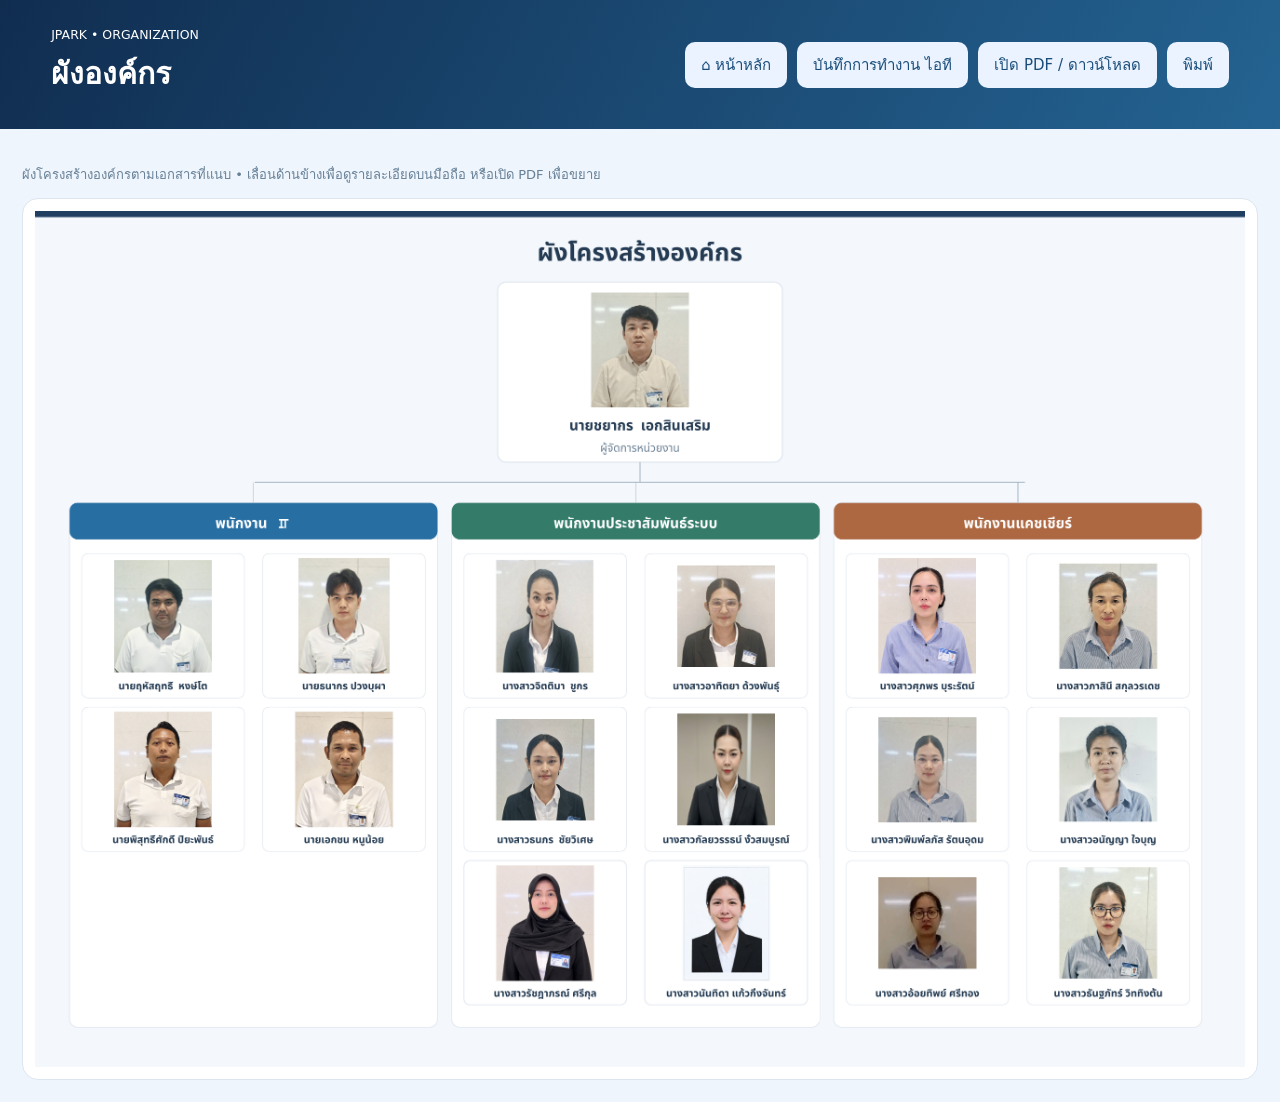
<file: organization.html>
<!doctype html><html lang="th"><head><meta charset="utf-8"><meta name="viewport" content="width=device-width,initial-scale=1"><title>ผังองค์กร • JPARK</title><style>*{box-sizing:border-box}body{margin:0;background:#eff5fc;font:15px Tahoma,system-ui;color:#193552}header{background:linear-gradient(120deg,#102d50,#246392);color:white;padding:25px 4%;display:flex;align-items:center;justify-content:space-between;gap:12px;flex-wrap:wrap}h1{margin:7px 0}nav{display:flex;gap:10px;flex-wrap:wrap}a,button{background:#eaf3ff;color:#1a4d7a;padding:11px 16px;border:0;border-radius:10px;text-decoration:none;font:inherit;cursor:pointer}main{padding:22px;max-width:1700px;margin:auto}.paper{background:white;padding:12px;border-radius:16px;border:1px solid #dce5f0;overflow:auto}img{display:block;width:100%;min-width:1000px;height:auto}p{color:#657f96;font-size:13px}@media print{header,main>p{display:none}main,.paper{padding:0;border:0}img{min-width:0;width:100%}@page{size:A3 landscape;margin:5mm}}</style></head><body><header><div><small>JPARK • ORGANIZATION</small><h1>ผังองค์กร</h1></div><nav><a href="/">⌂ หน้าหลัก</a><a href="/worklog-v2.html">บันทึกการทำงาน ไอที</a><a href="/organization-chart.pdf" target="_blank" rel="noopener">เปิด PDF / ดาวน์โหลด</a><button onclick="window.print()">พิมพ์</button></nav></header><main><p>ผังโครงสร้างองค์กรตามเอกสารที่แนบ • เลื่อนด้านข้างเพื่อดูรายละเอียดบนมือถือ หรือเปิด PDF เพื่อขยาย</p><div class="paper"><img src="/organization-chart.png" alt="ผังโครงสร้างองค์กร ประกอบด้วยผู้จัดการหน่วยงาน พนักงานไอที พนักงานประชาสัมพันธ์ระบบ และพนักงานแคชเชียร์"></div></main></body></html>
</file>
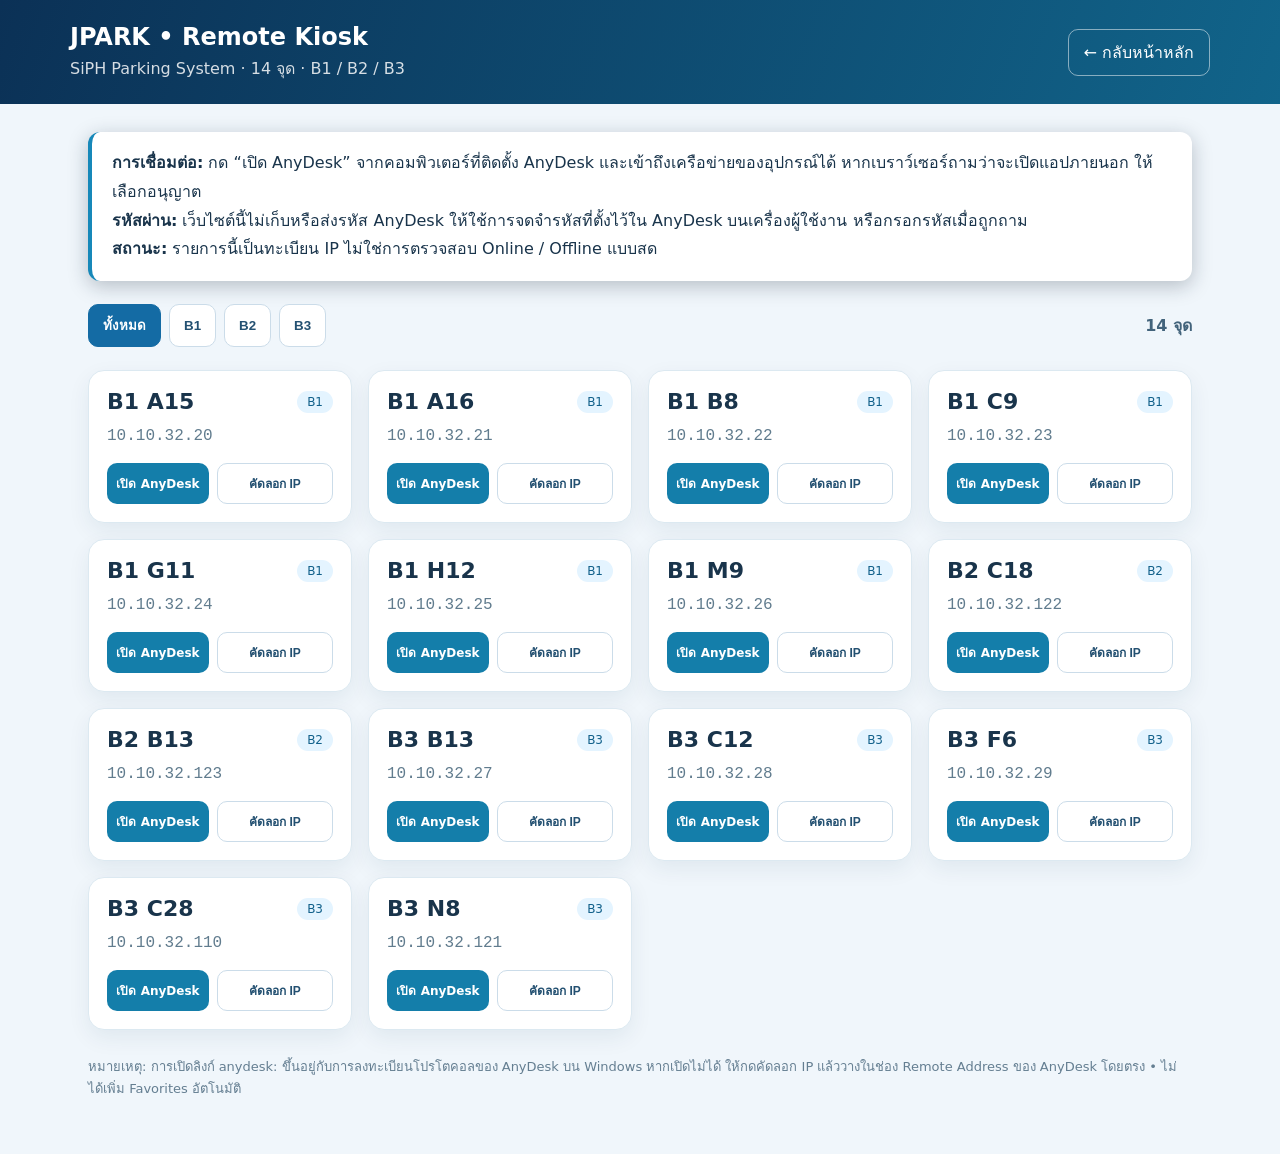
<file: remote-kiosk.html>
<!doctype html><html lang="th"><head><meta charset="utf-8"><meta name="viewport" content="width=device-width,initial-scale=1"><title>JPARK • Remote Kiosk 14 จุด</title><style>
:root{font-family:system-ui,'Segoe UI',sans-serif;color:#19344b;background:#f0f6fb}*{box-sizing:border-box}body{margin:0}.bar{background:linear-gradient(110deg,#0b3156,#11648a);color:white;padding:23px max(20px,calc((100vw - 1140px)/2));display:flex;align-items:center;justify-content:space-between;gap:12px;flex-wrap:wrap}.bar h1{margin:0;font-size:24px}.bar p{margin:5px 0 0;opacity:.83}.back{color:white;border:1px solid #ffffff80;padding:10px 15px;border-radius:10px;text-decoration:none}main{max-width:1140px;margin:28px auto;padding:0 18px}.notice{background:#fff;border-left:4px solid #1788b9;border-radius:12px;padding:17px 20px;line-height:1.8;box-shadow:0 5px 20px #1234}.tools{display:flex;justify-content:space-between;align-items:center;flex-wrap:wrap;gap:12px;margin:23px 0}.filters{display:flex;gap:8px;flex-wrap:wrap}.filters button,.actions button{cursor:pointer;border:1px solid #cbdce9;background:white;border-radius:10px;padding:10px 14px;color:#235071;font-weight:650}.filters button.active{background:#146ba4;color:white;border-color:#146ba4}.count{font-weight:700;color:#42637b}.grid{display:grid;grid-template-columns:repeat(auto-fill,minmax(235px,1fr));gap:16px}.device{background:white;border:1px solid #dce9f1;border-radius:16px;padding:18px;box-shadow:0 8px 22px #0d395012}.head{display:flex;justify-content:space-between;align-items:center}.point{font-size:22px;font-weight:800}.tag{font-size:12px;color:#12618b;background:#e4f4ff;border-radius:20px;padding:4px 10px}.ip{margin:13px 0 18px;color:#617c8e;font-family:Consolas,monospace}.actions{display:flex;gap:8px}.actions>*{flex:1;text-align:center;white-space:nowrap;font-size:12px}.connect{background:#147eaa;color:white;border-radius:10px;padding:11px 8px;text-decoration:none;font-weight:700}.connect:hover{background:#0a628e}.footer{font-size:13px;color:#647e91;margin:26px 0 50px;line-height:1.7}</style></head><body><header class="bar"><div><h1>JPARK • Remote Kiosk</h1><p>SiPH Parking System · 14 จุด · B1 / B2 / B3</p></div><a class="back" href="/">← กลับหน้าหลัก</a></header><main><section class="notice"><b>การเชื่อมต่อ:</b> กด “เปิด AnyDesk” จากคอมพิวเตอร์ที่ติดตั้ง AnyDesk และเข้าถึงเครือข่ายของอุปกรณ์ได้ หากเบราว์เซอร์ถามว่าจะเปิดแอปภายนอก ให้เลือกอนุญาต<br><b>รหัสผ่าน:</b> เว็บไซต์นี้ไม่เก็บหรือส่งรหัส AnyDesk ให้ใช้การจดจำรหัสที่ตั้งไว้ใน AnyDesk บนเครื่องผู้ใช้งาน หรือกรอกรหัสเมื่อถูกถาม<br><b>สถานะ:</b> รายการนี้เป็นทะเบียน IP ไม่ใช่การตรวจสอบ Online / Offline แบบสด</section><div class="tools"><div class="filters"><button class="active" data-filter="all">ทั้งหมด</button><button data-filter="B1">B1</button><button data-filter="B2">B2</button><button data-filter="B3">B3</button></div><div id="count" class="count">14 จุด</div></div><div class="grid"><article class="device" data-floor="B1"><div class="head"><span class="point">B1 A15</span><span class="tag">B1</span></div><div class="ip">10.10.32.20</div><div class="actions"><a class="connect" href="anydesk:10.10.32.20" title="ต้องติดตั้ง AnyDesk บนเครื่อง">เปิด AnyDesk</a><button type="button" onclick="copyIP('10.10.32.20',this)">คัดลอก IP</button></div></article>
<article class="device" data-floor="B1"><div class="head"><span class="point">B1 A16</span><span class="tag">B1</span></div><div class="ip">10.10.32.21</div><div class="actions"><a class="connect" href="anydesk:10.10.32.21" title="ต้องติดตั้ง AnyDesk บนเครื่อง">เปิด AnyDesk</a><button type="button" onclick="copyIP('10.10.32.21',this)">คัดลอก IP</button></div></article>
<article class="device" data-floor="B1"><div class="head"><span class="point">B1 B8</span><span class="tag">B1</span></div><div class="ip">10.10.32.22</div><div class="actions"><a class="connect" href="anydesk:10.10.32.22" title="ต้องติดตั้ง AnyDesk บนเครื่อง">เปิด AnyDesk</a><button type="button" onclick="copyIP('10.10.32.22',this)">คัดลอก IP</button></div></article>
<article class="device" data-floor="B1"><div class="head"><span class="point">B1 C9</span><span class="tag">B1</span></div><div class="ip">10.10.32.23</div><div class="actions"><a class="connect" href="anydesk:10.10.32.23" title="ต้องติดตั้ง AnyDesk บนเครื่อง">เปิด AnyDesk</a><button type="button" onclick="copyIP('10.10.32.23',this)">คัดลอก IP</button></div></article>
<article class="device" data-floor="B1"><div class="head"><span class="point">B1 G11</span><span class="tag">B1</span></div><div class="ip">10.10.32.24</div><div class="actions"><a class="connect" href="anydesk:10.10.32.24" title="ต้องติดตั้ง AnyDesk บนเครื่อง">เปิด AnyDesk</a><button type="button" onclick="copyIP('10.10.32.24',this)">คัดลอก IP</button></div></article>
<article class="device" data-floor="B1"><div class="head"><span class="point">B1 H12</span><span class="tag">B1</span></div><div class="ip">10.10.32.25</div><div class="actions"><a class="connect" href="anydesk:10.10.32.25" title="ต้องติดตั้ง AnyDesk บนเครื่อง">เปิด AnyDesk</a><button type="button" onclick="copyIP('10.10.32.25',this)">คัดลอก IP</button></div></article>
<article class="device" data-floor="B1"><div class="head"><span class="point">B1 M9</span><span class="tag">B1</span></div><div class="ip">10.10.32.26</div><div class="actions"><a class="connect" href="anydesk:10.10.32.26" title="ต้องติดตั้ง AnyDesk บนเครื่อง">เปิด AnyDesk</a><button type="button" onclick="copyIP('10.10.32.26',this)">คัดลอก IP</button></div></article>
<article class="device" data-floor="B2"><div class="head"><span class="point">B2 C18</span><span class="tag">B2</span></div><div class="ip">10.10.32.122</div><div class="actions"><a class="connect" href="anydesk:10.10.32.122" title="ต้องติดตั้ง AnyDesk บนเครื่อง">เปิด AnyDesk</a><button type="button" onclick="copyIP('10.10.32.122',this)">คัดลอก IP</button></div></article>
<article class="device" data-floor="B2"><div class="head"><span class="point">B2 B13</span><span class="tag">B2</span></div><div class="ip">10.10.32.123</div><div class="actions"><a class="connect" href="anydesk:10.10.32.123" title="ต้องติดตั้ง AnyDesk บนเครื่อง">เปิด AnyDesk</a><button type="button" onclick="copyIP('10.10.32.123',this)">คัดลอก IP</button></div></article>
<article class="device" data-floor="B3"><div class="head"><span class="point">B3 B13</span><span class="tag">B3</span></div><div class="ip">10.10.32.27</div><div class="actions"><a class="connect" href="anydesk:10.10.32.27" title="ต้องติดตั้ง AnyDesk บนเครื่อง">เปิด AnyDesk</a><button type="button" onclick="copyIP('10.10.32.27',this)">คัดลอก IP</button></div></article>
<article class="device" data-floor="B3"><div class="head"><span class="point">B3 C12</span><span class="tag">B3</span></div><div class="ip">10.10.32.28</div><div class="actions"><a class="connect" href="anydesk:10.10.32.28" title="ต้องติดตั้ง AnyDesk บนเครื่อง">เปิด AnyDesk</a><button type="button" onclick="copyIP('10.10.32.28',this)">คัดลอก IP</button></div></article>
<article class="device" data-floor="B3"><div class="head"><span class="point">B3 F6</span><span class="tag">B3</span></div><div class="ip">10.10.32.29</div><div class="actions"><a class="connect" href="anydesk:10.10.32.29" title="ต้องติดตั้ง AnyDesk บนเครื่อง">เปิด AnyDesk</a><button type="button" onclick="copyIP('10.10.32.29',this)">คัดลอก IP</button></div></article>
<article class="device" data-floor="B3"><div class="head"><span class="point">B3 C28</span><span class="tag">B3</span></div><div class="ip">10.10.32.110</div><div class="actions"><a class="connect" href="anydesk:10.10.32.110" title="ต้องติดตั้ง AnyDesk บนเครื่อง">เปิด AnyDesk</a><button type="button" onclick="copyIP('10.10.32.110',this)">คัดลอก IP</button></div></article>
<article class="device" data-floor="B3"><div class="head"><span class="point">B3 N8</span><span class="tag">B3</span></div><div class="ip">10.10.32.121</div><div class="actions"><a class="connect" href="anydesk:10.10.32.121" title="ต้องติดตั้ง AnyDesk บนเครื่อง">เปิด AnyDesk</a><button type="button" onclick="copyIP('10.10.32.121',this)">คัดลอก IP</button></div></article></div><p class="footer">หมายเหตุ: การเปิดลิงก์ anydesk: ขึ้นอยู่กับการลงทะเบียนโปรโตคอลของ AnyDesk บน Windows หากเปิดไม่ได้ ให้กดคัดลอก IP แล้ววางในช่อง Remote Address ของ AnyDesk โดยตรง • ไม่ได้เพิ่ม Favorites อัตโนมัติ</p></main><script>document.querySelectorAll('[data-filter]').forEach(b=>b.addEventListener('click',()=>{document.querySelectorAll('[data-filter]').forEach(x=>x.classList.toggle('active',x===b));let n=0;document.querySelectorAll('.device').forEach(d=>{const show=b.dataset.filter==='all'||d.dataset.floor===b.dataset.filter;d.hidden=!show;if(show)n++});document.getElementById('count').textContent=n+' จุด'}));async function copyIP(ip,btn){try{await navigator.clipboard.writeText(ip);btn.textContent='คัดลอกแล้ว';setTimeout(()=>btn.textContent='คัดลอก IP',1800)}catch(e){prompt('คัดลอก IP นี้',ip)}}</script></body></html>
</file>
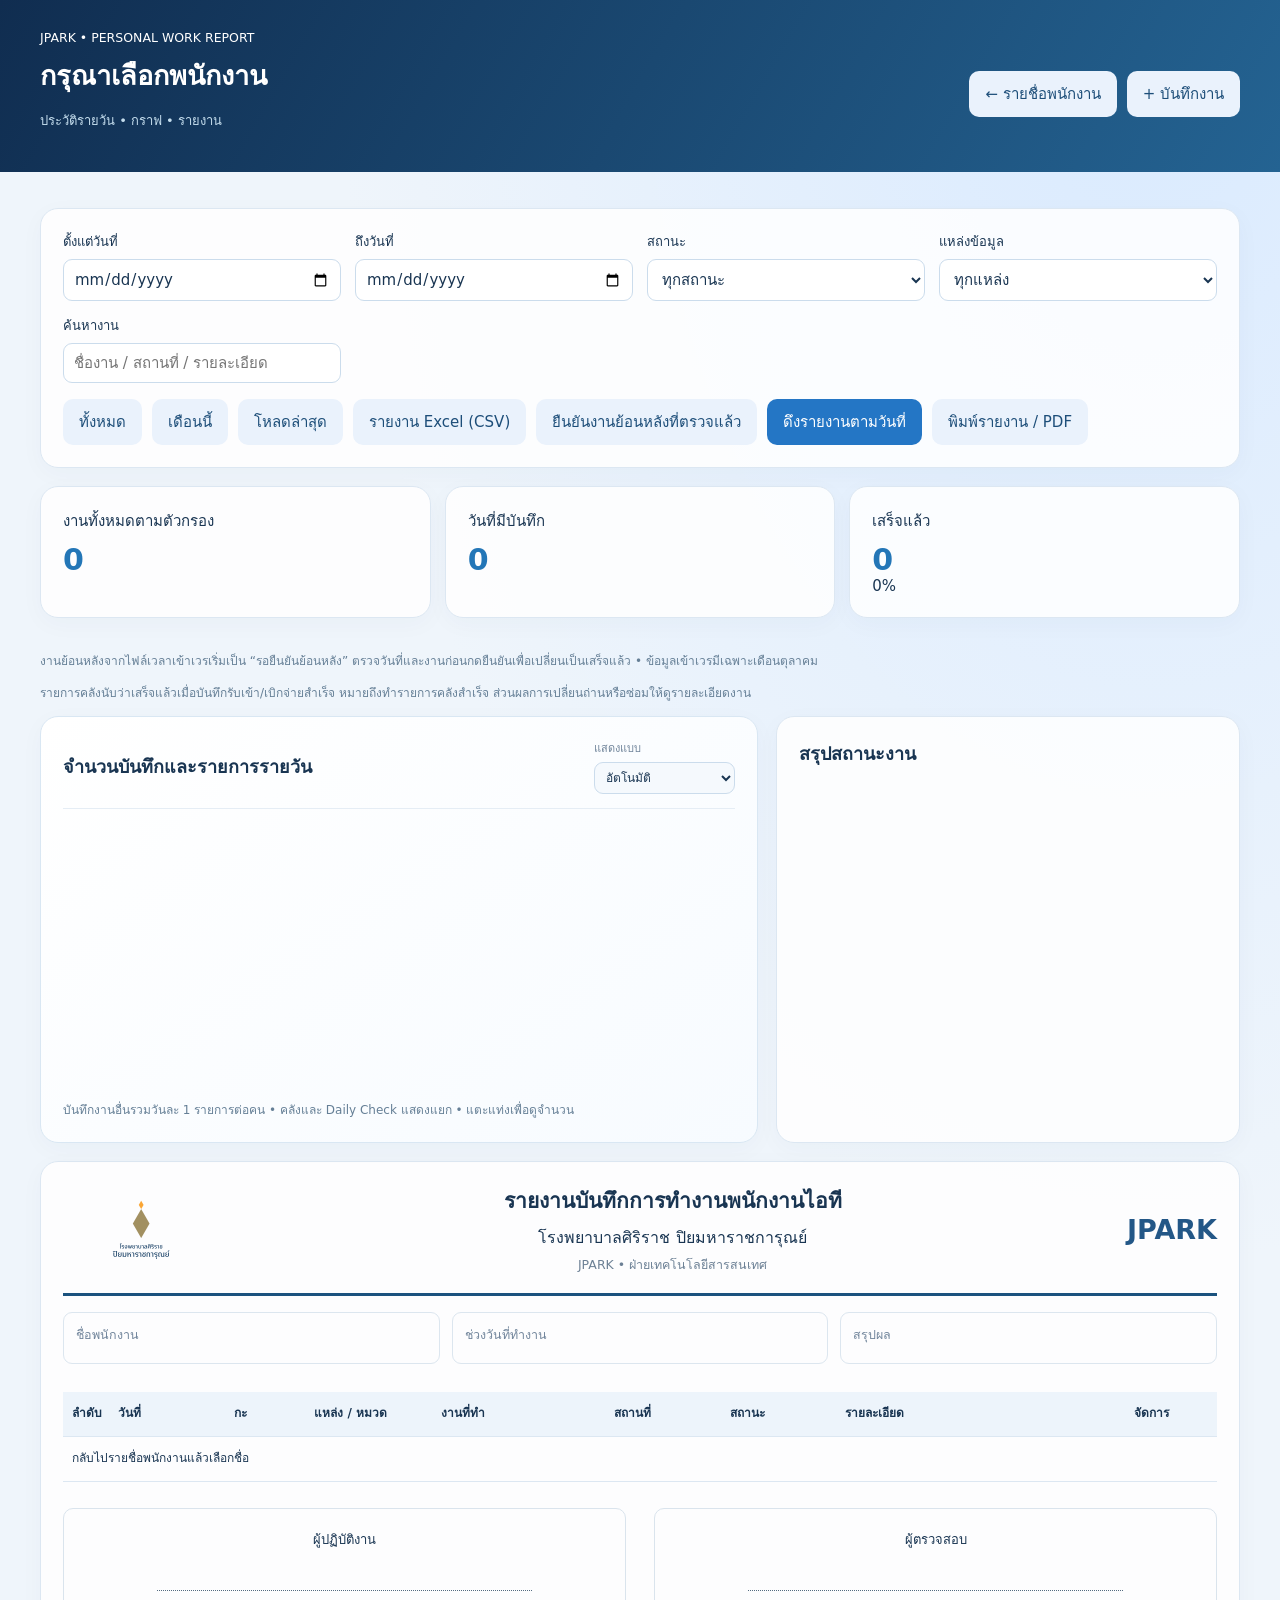
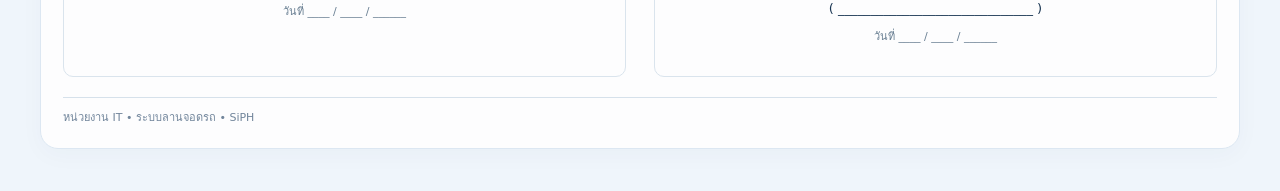
<file: worklog-person-v2.html>
<!doctype html><html lang="th"><head><meta charset="utf-8"><meta name="viewport" content="width=device-width,initial-scale=1"><title>ประวัติการทำงานรายบุคคล • JPARK</title><style>
*{box-sizing:border-box}body{margin:0;background:radial-gradient(at 90% 0,#d9eaff,transparent 50%),#eff5fb;color:#193552;font:15px Tahoma,system-ui,sans-serif}header{background:linear-gradient(120deg,#102d50,#246392);color:white;padding:28px max(24px,calc((100vw - 1200px)/2));display:flex;justify-content:space-between;align-items:center}header h1{font-size:27px;margin:8px 0}header p{color:#c4dded;font-size:13px}a{color:inherit}main{max-width:1248px;margin:auto;padding:24px}.panel,.stat{background:#ffffffdc;border:1px solid #dce7f2;border-radius:18px;padding:22px;margin-bottom:18px;box-shadow:0 6px 25px #24456608}h2{font-size:18px;margin:0 0 18px}.grid{display:grid;grid-template-columns:repeat(4,1fr);gap:14px}label{display:block;font-size:13px;margin-bottom:7px}input,select,textarea{width:100%;font:inherit;padding:10px;border:1px solid #cbdcec;border-radius:9px;background:white;color:#193552}textarea{min-height:80px}.wide{grid-column:span 2}.people{display:flex;flex-wrap:wrap;gap:8px}.people label{display:flex;gap:7px;align-items:center;background:#eef5ff;border-radius:9px;padding:9px;margin:0}.people input{width:17px;height:17px}button,.button{border:0;border-radius:10px;padding:11px 16px;cursor:pointer;background:#eaf2fc;color:#1d4e79;font:inherit;text-decoration:none;display:inline-block}button.primary{background:#2476c5;color:white}.actions{display:flex;gap:10px;flex-wrap:wrap;margin-top:16px}.hint{color:#657f96;font-size:12px;line-height:1.7}.stats{display:grid;grid-template-columns:repeat(3,1fr);gap:14px}.stat strong{display:block;font-size:30px;margin-top:9px;color:#2376b7}.card{padding:17px 0;border-top:1px solid #e0eaf4}.card h3{font-size:16px;margin:10px 0}.meta{display:flex;gap:8px;flex-wrap:wrap}.tag{font-size:12px;background:#eaf2ff;padding:5px 9px;border-radius:20px}.night{background:#ede8ff;color:#6643a3}.note{white-space:pre-wrap;line-height:1.7;font-size:13px}summary{cursor:pointer;color:#246ba7;margin-top:10px}#message{white-space:pre-wrap;color:#a12b2b;margin:12px 0}.summary{display:flex;gap:9px;flex-wrap:wrap;margin-bottom:18px}@media(max-width:750px){.grid{grid-template-columns:1fr 1fr}.stats{gap:7px}.stat{padding:12px;font-size:12px}header{padding:18px}header h1{font-size:22px}main{padding:13px}}@media print{header a,.controls,form,.actions,#message{display:none!important}body{background:white}main{max-width:none;padding:0}.panel{box-shadow:none;border:0}.card{break-inside:avoid}details{display:block}details>*{display:block}header{background:white;color:#193552;padding:10px}.stat{padding:8px}}

.charts{display:grid;grid-template-columns:1.4fr 1fr;gap:18px}.chart-scroll{overflow:auto}.status-row{margin:18px 0}.track{height:12px;background:#edf3f9;border-radius:9px;margin-top:8px}.fill{height:100%;border-radius:9px;background:#2c8fc6}.day-title{margin:25px 0 0;padding:14px;background:#edf5ff;border-left:4px solid #2b82c5;border-radius:8px;font-size:17px}.table-wrap{overflow:auto}table{width:100%;border-collapse:collapse;font-size:13px}th,td{text-align:left;padding:12px;border-bottom:1px solid #dce7f2;vertical-align:top;white-space:pre-wrap;overflow-wrap:anywhere}th{background:#edf4fb}.stat{overflow-wrap:anywhere}header{gap:15px;flex-wrap:wrap}#reportMeta{line-height:1.8;color:#657f96}@media(max-width:750px){.charts{grid-template-columns:1fr}}@media print{.charts{display:block}.chart-scroll{overflow:visible}.table-wrap{overflow:visible}table{font-size:10px}.charts .panel{break-inside:avoid}.day-title{break-after:avoid}.panel{padding:10px;margin-bottom:10px}.stats{display:flex}.stats>*{flex:1}}

.report-heading{display:flex;align-items:center;justify-content:space-between;gap:18px;padding-bottom:18px;border-bottom:3px solid #1b527e}.report-heading img{width:155px;max-height:75px;object-fit:contain}.report-heading>div{text-align:center;flex:1}.report-heading h2{margin:0 0 8px;font-size:21px}.report-heading p{margin:5px 0;font-size:16px}.report-heading small{color:#6c8095}.report-jpark{font-size:27px;color:#235787}.report-info{display:grid;grid-template-columns:1fr 1fr 1fr;gap:12px;padding:16px 0}.report-info>div{border:1px solid #dce6ef;padding:12px;border-radius:9px}.report-info small{display:block;color:#71859b;margin-bottom:6px}.report-info b{font-size:13px}.report-signatures{display:grid;grid-template-columns:1fr 1fr;gap:28px;margin-top:26px;break-inside:avoid}.report-signatures>div{text-align:center;border:1px solid #dae4ed;padding:20px 12px;border-radius:10px;font-size:13px}.sign-line{width:70%;border-bottom:1px dotted #536b80;margin:40px auto 10px}.report-signatures p{font-size:11px;color:#6b8094}.report-footer{display:flex;justify-content:space-between;gap:10px;border-top:1px solid #d6e1eb;margin-top:20px;padding-top:10px;color:#71859b;font-size:11px}.report-sheet th,.report-sheet td{white-space:normal}.report-sheet td:last-child:not(.controls){white-space:pre-wrap}.report-sheet td .actions{gap:5px;margin-top:0}.report-sheet td button,.report-sheet td .button{padding:6px 8px;font-size:11px}.report-sheet tr{break-inside:avoid}.report-sheet thead{display:table-header-group}
@media(max-width:750px){.report-heading{flex-wrap:wrap}.report-heading img{width:100px}.report-heading h2{font-size:16px}.report-heading p{font-size:12px}.report-jpark{font-size:18px}.report-info{grid-template-columns:1fr}.report-sheet table{min-width:850px}}
@page{size:A4 landscape;margin:10mm}
@media print{body{font-size:10px;color:#193552}body>header,.controls,.charts,.stats,#reportMeta,main>.hint,#message{display:none!important}main{padding:0;margin:0;max-width:none}.report-sheet{padding:0;margin:0;border:0;border-radius:0;box-shadow:none;background:#fff}.report-heading{gap:12px;padding-bottom:10px}.report-heading img{width:130px;max-height:55px}.report-heading h2{font-size:18px}.report-heading p{font-size:13px}.report-heading small{font-size:10px}.report-info{grid-template-columns:1fr 1fr 1fr;padding:10px 0;gap:8px}.report-info>div{padding:8px}.report-info b{font-size:11px}.report-sheet table{min-width:0;width:100%;table-layout:fixed;font-size:9px}.report-sheet th,.report-sheet td{padding:7px 5px;border:1px solid #cbd9e6;overflow-wrap:anywhere}.report-sheet th{background:#eaf1f8!important;print-color-adjust:exact}.report-signatures{gap:20px;margin-top:18px}.report-signatures>div{padding:12px 8px;font-size:11px}.sign-line{margin-top:30px}.report-footer{font-size:9px}.table-wrap{overflow:visible}}
.charts{grid-template-columns:minmax(0,1.4fr) minmax(0,1fr)}.charts>*,.panel,.grid>*,.stats>*{min-width:0;max-width:100%}.chart-scroll{width:100%;min-width:0;overflow:hidden}.chart-top{display:flex;gap:12px;align-items:start;justify-content:space-between;flex-wrap:wrap}.chart-top label{min-width:120px;font-size:11px}.chart-top select{padding:7px;font-size:12px}.table-wrap{max-width:100%;min-width:0}.report-sheet .note{white-space:pre-wrap}@media(max-width:750px){.charts{grid-template-columns:minmax(0,1fr)}}

/* Keep short metadata readable instead of letting long notes squeeze it. */
.report-sheet .table-wrap{overflow-x:auto;width:100%}.report-sheet .work-report-table{width:100%;min-width:1080px;table-layout:fixed;font-size:12px;line-height:1.65}.work-report-table .col-number{width:4%}.work-report-table .col-date{width:10%}.work-report-table .col-shift{width:7%}.work-report-table .col-source{width:11%}.work-report-table .col-title{width:15%}.work-report-table .col-place{width:10%}.work-report-table .col-status{width:10%}.work-report-table .col-details{width:25%}.work-report-table .col-action{width:8%}.report-sheet .work-report-table th,.report-sheet .work-report-table td{padding:12px 9px;word-break:normal;overflow-wrap:break-word;white-space:normal;vertical-align:top}.report-sheet .work-report-table th{font-weight:600;white-space:nowrap}.work-report-table .cell-number{text-align:center}.report-sheet .work-report-table .cell-date,.report-sheet .work-report-table .cell-shift,.report-sheet .work-report-table .cell-status{white-space:nowrap;overflow-wrap:normal}.report-sheet .work-report-table .cell-details{white-space:pre-line}.work-report-table .cell-title{font-weight:600}.work-report-table .cell-actions .hint{display:none}.report-sheet .work-report-table .cell-actions button,.report-sheet .work-report-table .cell-actions .button{font-size:11px;line-height:1.5;padding:7px 8px;word-break:normal;overflow-wrap:normal;white-space:normal}.report-sheet .work-report-table .cell-actions .actions{margin:0;display:block}
@media print{.report-sheet .table-wrap{overflow:visible}.report-sheet .work-report-table{min-width:0;font-size:9px;line-height:1.5}.report-sheet .work-report-table th,.report-sheet .work-report-table td{padding:7px 6px}.work-report-table .col-action{display:none}.work-report-table .col-details{width:33%}.report-sheet .work-report-table th{white-space:normal}.report-sheet .work-report-table .cell-date,.report-sheet .work-report-table .cell-shift,.report-sheet .work-report-table .cell-status{white-space:nowrap}}

/* Compact chart presentation: the chart owns its width, never the grid. */
.charts{display:grid;grid-template-columns:minmax(0,1.55fr) minmax(0,1fr);gap:18px}.charts>section{min-width:0;overflow:hidden}.charts>section:first-child{background:linear-gradient(145deg,#ffffff,#f7fbff);border:1px solid #d9e7f3}.chart-top{align-items:center;border-bottom:1px solid #e5edf5;padding-bottom:14px;margin-bottom:14px}.chart-top h2{font-size:18px;margin:0}.chart-top label{margin:0;color:#71859b}.chart-top select{margin-top:5px;border-radius:9px;background:#f5f9fd}.chart-scroll{height:265px;min-width:0;width:100%;overflow:hidden}.chart-scroll svg{max-width:100%}.charts .hint{margin-bottom:0}.status-row{padding:9px 0;margin:9px 0}.track{height:9px}.charts .panel{padding:22px}
@media(max-width:800px){.charts{grid-template-columns:minmax(0,1fr)}.charts .panel{padding:16px}}@media print{.charts{display:none!important}}

/* Print the full report in normal page flow, including long Daily Check notes. */
@media print {
 html,body,main,.report-sheet,.report-sheet .table-wrap{display:block!important;width:auto!important;max-width:none!important;height:auto!important;max-height:none!important;overflow:visible!important;contain:none!important}
 .report-sheet .table-wrap{border:0!important;border-radius:0!important}
 .report-sheet .work-report-table{width:100%!important;min-width:0!important;table-layout:fixed; font-size:9px}
 .report-sheet .work-report-table thead{display:table-header-group}
 .report-sheet .work-report-table tbody{display:table-row-group}
 .report-sheet .work-report-table tr{break-inside:auto!important;page-break-inside:auto!important}
 .report-sheet .work-report-table th,.report-sheet .work-report-table td{height:auto!important;max-height:none!important;overflow:visible!important;white-space:normal!important;overflow-wrap:anywhere!important}
 .report-sheet .work-report-table .cell-details{white-space:pre-wrap!important}
 .report-heading,.report-info,.report-signatures{break-inside:avoid}
}
</style></head><body><header><div><small>JPARK • PERSONAL WORK REPORT</small><h1 id="personName">ประวัติการทำงาน</h1><p>ประวัติรายวัน • กราฟ • รายงาน</p></div><div class="actions"><a class="button" href="/worklog-v2.html">← รายชื่อพนักงาน</a><a class="button" id="addWork">+ บันทึกงาน</a></div></header><main><p id="message" role="status"></p><div class="panel controls"><div class="grid"><div><label for="from">ตั้งแต่วันที่</label><input type="date" id="from"></div><div><label for="to">ถึงวันที่</label><input type="date" id="to"></div><div><label for="statusFilter">สถานะ</label><select id="statusFilter"><option value="">ทุกสถานะ</option><option>เสร็จแล้ว</option><option>กำลังดำเนินการ</option><option>รอดำเนินการ</option><option>รอยืนยันย้อนหลัง</option></select></div><div><label for="sourceFilter">แหล่งข้อมูล</label><select id="sourceFilter"><option value="">ทุกแหล่ง</option><option>กรอกเอง</option><option>คลังอุปกรณ์</option><option>Daily Check</option></select></div><div><label for="search">ค้นหางาน</label><input id="search" placeholder="ชื่องาน / สถานที่ / รายละเอียด"></div></div><div class="actions"><button id="allTime">ทั้งหมด</button><button id="thisMonth">เดือนนี้</button><button id="refresh">โหลดล่าสุด</button><button id="csv" disabled>รายงาน Excel (CSV)</button><button id="confirmBackfill" disabled>ยืนยันงานย้อนหลังที่ตรวจแล้ว</button><button id="getReport" class="primary" disabled>ดึงรายงานตามวันที่</button><button id="print" disabled>พิมพ์รายงาน / PDF</button></div></div><div class="stats"><div class="stat">งานทั้งหมดตามตัวกรอง<strong id="total">0</strong></div><div class="stat">วันที่มีบันทึก<strong id="days">0</strong></div><div class="stat">เสร็จแล้ว<strong id="done">0</strong><span id="rate">0%</span></div></div><p id="reportMeta"></p><p class="hint controls">งานย้อนหลังจากไฟล์เวลาเข้าเวรเริ่มเป็น “รอยืนยันย้อนหลัง” ตรวจวันที่และงานก่อนกดยืนยันเพื่อเปลี่ยนเป็นเสร็จแล้ว • ข้อมูลเข้าเวรมีเฉพาะเดือนตุลาคม</p><p class="hint">รายการคลังนับว่าเสร็จแล้วเมื่อบันทึกรับเข้า/เบิกจ่ายสำเร็จ หมายถึงทำรายการคลังสำเร็จ ส่วนผลการเปลี่ยนถ่านหรือซ่อมให้ดูรายละเอียดงาน</p><div class="charts"><section class="panel"><div class="chart-top"><h2 id="chartTitle">จำนวนบันทึกและรายการรายวัน</h2><label>แสดงแบบ<select id="chartMode"><option value="auto">อัตโนมัติ</option><option value="day">รายวัน</option><option value="week">รายสัปดาห์</option><option value="month">รายเดือน</option></select></label></div><div id="dailyChart" class="chart-scroll"></div><p class="hint">บันทึกงานอื่นรวมวันละ 1 รายการต่อคน • คลังและ Daily Check แสดงแยก • แตะแท่งเพื่อดูจำนวน</p></section><section class="panel"><h2>สรุปสถานะงาน</h2><div id="statusChart"></div></section></div><section class="panel report-sheet"><div class="report-heading"><img src="/hospital-logo.png" alt="SIPH"><div><h2>รายงานบันทึกการทำงานพนักงานไอที</h2><p>โรงพยาบาลศิริราช ปิยมหาราชการุณย์</p><small>JPARK • ฝ่ายเทคโนโลยีสารสนเทศ</small></div><b class="report-jpark">JPARK</b></div><div class="report-info"><div><small>ชื่อพนักงาน</small><b id="reportPerson"></b></div><div><small>ช่วงวันที่ทำงาน</small><b id="reportDates"></b></div><div><small>สรุปผล</small><b id="reportTotals"></b></div></div><p id="reportFilterText" class="hint"></p><div class="table-wrap"><table class="work-report-table"><colgroup><col class="col-number"><col class="col-date"><col class="col-shift"><col class="col-source"><col class="col-title"><col class="col-place"><col class="col-status"><col class="col-details"><col class="col-action controls"></colgroup><thead><tr><th>ลำดับ</th><th>วันที่</th><th>กะ</th><th>แหล่ง / หมวด</th><th>งานที่ทำ</th><th>สถานที่</th><th>สถานะ</th><th>รายละเอียด</th><th class="controls">จัดการ</th></tr></thead><tbody id="reportRows"></tbody></table></div><div class="report-signatures"><div>ผู้ปฏิบัติงาน<div class="sign-line"></div><span id="signPerson"></span><p>วันที่ ____ / ____ / ______</p></div><div>ผู้ตรวจสอบ<div class="sign-line"></div><span>( ______________________________ )</span><p>วันที่ ____ / ____ / ______</p></div></div><div class="report-footer"><span>หน่วยงาน IT • ระบบลานจอดรถ • SiPH</span><span id="reportPrinted"></span></div></section></main><script>
// Stock entries are projected from the source, never copied into manual work records.
function stockWorkEntries(txs){return (txs||[]).map(t=>({id:'stock-'+t.id,stockId:t.id,date:t.date,shift:(String(t.shift||'').trim() && String(t.shift).trim()!=='ไม่ระบุ')?String(t.shift).trim():'กลางวัน',people:[...new Set(String(t.person||'').split(' / ').map(s=>s.trim()).filter(Boolean))],source:'คลังอุปกรณ์',title:t.type+' • '+t.name,category:t.type,status:'เสร็จแล้ว',location:t.loc||'',note:[String(t.qty)+' '+(t.unit||''),t.note||''].filter(Boolean).join(' • ')}))}
function workActions(x,escape){if(x.journalItems)return `<div class="actions controls"><button type="button" data-work-journal="${escape(x.id)}">แก้ไขบันทึกวันนี้</button></div>`;if(x.dailyId!==undefined)return `<div class="actions controls"><a class="button" href="/daily.html">ดูต้นทาง Daily Check →</a></div>`;if(x.stockId!==undefined)return `<div class="actions controls"><a class="button" href="/?stockTx=${encodeURIComponent(x.stockId)}">แก้ไข / ลบที่คลัง →</a><small class="hint">ปรับสต็อกจากรายการต้นทาง</small></div>`;return `<div class="actions controls"><button type="button" data-work-edit="${escape(x.id)}">แก้ไข</button><button type="button" data-work-delete="${escape(x.id)}" style="color:#b52c42">ลบ</button></div>`}
function bindWorkActions(root,list,reload){root.querySelectorAll('[data-work-journal]').forEach(b=>b.onclick=()=>openJournalItems(list.find(x=>x.id===b.dataset.workJournal),reload));root.querySelectorAll('[data-work-edit]').forEach(b=>b.onclick=()=>editWorkEntry(list.find(x=>x.id===b.dataset.workEdit),reload));root.querySelectorAll('[data-work-delete]').forEach(b=>b.onclick=async()=>{const x=list.find(x=>x.id===b.dataset.workDelete);if(!x||!confirm('ลบบันทึก “'+x.title+'” วันที่ '+x.date+'?'))return;b.disabled=true;try{await mutateWork('DELETE',{id:x.id});await reload()}catch(e){alert(e.message)}finally{b.disabled=false}})}
async function mutateWork(method,entry){const r=await fetch('/api/worklog',{method,headers:{'Content-Type':'application/json'},body:JSON.stringify(entry)});if(!r.ok)throw Error(r.status===401?'กรุณาเข้าสู่ระบบใหม่':await r.text());return r.json()}
function editWorkEntry(entry,reload){if(!entry||entry.stockId!==undefined)return;const escape=x=>String(x??'').replace(/[&<>"']/g,c=>({'&':'&amp;','<':'&lt;','>':'&gt;','"':'&quot;',"'":'&#39;'}[c]));const dialog=document.createElement('dialog');dialog.style.cssText='width:660px;max-width:94vw;max-height:90vh;overflow:auto;border:1px solid #ccdaea;border-radius:18px;padding:24px;color:#193552';dialog.innerHTML=`<form><h2>แก้ไขบันทึกการทำงาน</h2><div class="grid">${[['date','วันที่ทำงาน','date',10],['title','งานที่ทำ','text',300],['category','หมวดงาน','text',100],['location','สถานที่','text',300]].map(([key,label,type,max])=>`<div class="wide"><label>${label}<input name="${key}" type="${type}" maxlength="${max}" value="${escape(entry[key])}" ${key==='date'||key==='title'?'required':''}></label></div>`).join('')}<div class="wide"><label>กะ<select name="shift">${['กลางวัน','กลางคืน'].map(v=>`<option ${v===entry.shift?'selected':''}>${v}</option>`).join('')}</select></label></div><div class="wide"><label>สถานะ<select name="status">${['เสร็จแล้ว','กำลังดำเนินการ','รอดำเนินการ','รอยืนยันย้อนหลัง'].map(v=>`<option ${v===entry.status?'selected':''}>${v}</option>`).join('')}</select></label></div><div style="grid-column:1/-1"><label>ชื่อผู้ทำงาน (หลายคนคั่นด้วย / โดยเว้นวรรคทั้งสองข้าง)<input name="people" value="${escape((entry.people||[]).join(' / '))}" required></label><label>รายละเอียด<textarea name="note" maxlength="4000">${escape(entry.note)}</textarea></label></div></div><p data-error role="status" style="color:#b52c42"></p><div class="actions"><button type="submit" class="primary">บันทึกการแก้ไข</button><button type="button" data-cancel>ยกเลิก</button></div></form>`;document.body.appendChild(dialog);dialog.showModal();dialog.addEventListener('close',()=>dialog.remove());dialog.querySelector('[data-cancel]').onclick=()=>dialog.close();dialog.querySelector('form').onsubmit=async e=>{e.preventDefault();const fields=new FormData(e.target),x={id:entry.id};for(const key of ['date','title','category','location','shift','status','note'])x[key]=fields.get(key);x.people=String(fields.get('people')).split(' / ').map(s=>s.trim()).filter(Boolean);const button=e.target.querySelector('[type=submit]');button.disabled=true;try{await mutateWork('PUT',x);dialog.close();await reload()}catch(err){dialog.querySelector('[data-error]').textContent=err.message}finally{button.disabled=false}}}

// One checklist record is one work item, with only actually checked equipment.
function dailyWorkEntries(records){return (records||[]).map(r=>{const checked=(r.results||[]).filter(x=>x.status==='ปกติ'||x.status==='ผิดปกติ'),names=[...new Set(checked.map(x=>x.name).filter(Boolean))],locations=[...new Set(checked.map(x=>x.location).filter(Boolean))],bad=checked.filter(x=>x.status==='ผิดปกติ');return {id:'daily-'+r.id,dailyId:r.id,date:r.date,shift:r.shift||'ไม่ระบุ',people:[...new Set(String(r.inspector||'').split(' / ').map(x=>x.trim()).filter(Boolean))],source:'Daily Check',title:'เช็กอุปกรณ์ลานจอด',category:'ตรวจสอบอุปกรณ์',status:checked.length?'เสร็จแล้ว':'รอดำเนินการ',location:locations.join(', '),note:[names.length?'เช็ก: '+names.join(', '):'ยังไม่ได้ลงผลว่าเช็กอะไรบ้าง','เช็กแล้ว '+checked.length+' รายการ • ปกติ '+(checked.length-bad.length)+' • ผิดปกติ '+bad.length,bad.length?'จุดที่เจอปัญหา: '+bad.map(x=>x.name+(x.note?' ('+x.note+')':'')).join(', '):'',r.overallNote||''].filter(Boolean).join(' | ')}})}

function plainRoutineWork(x){if(!String(x.id||'').startsWith('backfill-oct2026-'))return x;const titles={"Support พนักงานลานจอด": "ช่วยพนักงานลานจอด", "ตรวจสอบกล้อง CCTV": "เช็กกล้อง CCTV", "ตรวจสอบและทำความสะอาดตู้ Payment": "เช็กและทำความสะอาดตู้ Payment"},notes={"ช่วยเหลือการใช้งานระบบลานจอดและรับแจ้งปัญหาจากพนักงานลานจอด": "ช่วยพนักงานลานจอดใช้งานระบบ และรับแจ้งปัญหาที่เจอ", "ตรวจสอบสถานะการเชื่อมต่อและภาพจากกล้อง CCTV": "เช็กภาพจากกล้อง CCTV ว่าภาพขึ้นและกล้องยังออนไลน์อยู่ไหม", "ตรวจสอบและทำความสะอาดตู้ชำระเงิน Payment — วันที่จัดสรรตัวอย่างสัปดาห์ละ 2 วันตามวันเข้าเวร ต้องตรวจทานวันที่ทำจริง": "เช็กตู้ Payment และเช็ดทำความสะอาดตู้"};notes["เช็กตู้ Payment และเช็ดทำความสะอาดตู้ (วันตัวอย่างที่เลือกไว้สัปดาห์ละ 2 วัน ต้องเช็กวันที่ทำจริงอีกครั้ง)"]="เช็กตู้ Payment และเช็ดทำความสะอาดตู้";const parts=String(x.note||'').split(' | ');return {...x,title:titles[x.title]||x.title,note:notes[parts[0]]||Object.values(notes).includes(parts[0])?notes[parts[0]]||parts[0]:x.note}}

// Routine tasks for one person on one date are one journal entry. Source
// records stay intact, so past edits and deletes remain available.
function dailyRoutineEntries(manual){const groups=new Map();for(const x of manual){for(const who of (x.people||[])){const key=who+'|'+x.date;if(!groups.has(key))groups.set(key,[]);groups.get(key).push(x)}}return Array.from(groups,([key,items])=>{const first=items[0],who=key.slice(0,key.lastIndexOf('|')),statuses=items.map(x=>x.status),status=statuses.every(x=>x==='เสร็จแล้ว')?'เสร็จแล้ว':statuses.includes('รอยืนยันย้อนหลัง')?'รอยืนยันย้อนหลัง':statuses.includes('กำลังดำเนินการ')?'กำลังดำเนินการ':'รอดำเนินการ';if(items.length===1)return {...first,people:[who]};return {id:'journal-'+key,date:first.date,shift:[...new Set(items.map(x=>x.shift))].join(' / '),people:[who],source:'กรอกเอง',category:'งานประจำวัน',title:'บันทึกการทำงานประจำวัน',location:[...new Set(items.map(x=>x.location).filter(Boolean))].join(', '),status,note:items.map(x=>'• '+x.title+(x.note?' — '+x.note:'')).join('\n'),journalItems:items}})}
function journalMembers(list){const seen=new Set();return list.flatMap(x=>x.journalItems||[x]).filter(x=>{if(seen.has(x.id))return false;seen.add(x.id);return true})}
function openJournalItems(entry,reload){const escape=x=>String(x??'').replace(/[&<>"']/g,c=>({'&':'&amp;','<':'&lt;','>':'&gt;','"':'&quot;',"'":'&#39;'}[c]));const dialog=document.createElement('dialog');dialog.style.cssText='width:700px;max-width:94vw;max-height:90vh;overflow:auto;border:1px solid #ccdbea;border-radius:18px;padding:22px';dialog.innerHTML='<h2>แก้ไขบันทึกวันที่ '+escape(entry.date)+'</h2><p class="hint">งานเหล่านี้รวมเป็นบันทึกวันเดียวกัน</p>'+entry.journalItems.map(x=>'<article class="card"><h3>'+escape(x.title)+'</h3><div class="note">'+escape(x.note)+'</div>'+workActions(x,escape)+'</article>').join('')+'<div class="actions"><button data-close>ปิด</button></div>';document.body.appendChild(dialog);dialog.showModal();dialog.addEventListener('close',()=>dialog.remove());dialog.querySelector('[data-close]').onclick=()=>dialog.close();bindWorkActions(dialog,entry.journalItems,async()=>{dialog.close();await reload()})}

</script><script>
function workChartBuckets(list,from,to,mode='auto'){if(!list.length)return {kind:'รายวัน',rows:[]};const ds=list.map(x=>x.date).sort(),start=from||ds[0],end=to||ds.at(-1),days=(new Date(end)-new Date(start))/86400000;mode=mode==='auto'?(days>180?'month':days>45?'week':'day'):mode;const key=d=>{if(mode==='month')return d.slice(0,7);if(mode==='week'){const t=new Date(d+'T12:00:00Z');t.setUTCDate(t.getUTCDate()-((t.getUTCDay()+6)%7));return t.toISOString().slice(0,10)}return d};const counts=new Map();list.forEach(x=>{const k=key(x.date);counts.set(k,(counts.get(k)||0)+1)});const rows=[],a=new Date(key(start)+(mode==='month'?'-01':'')+'T12:00:00Z'),b=new Date(end+'T12:00:00Z');while(a<=b){const k=a.toISOString().slice(0,mode==='month'?7:10);rows.push([k,counts.get(k)||0]);if(mode==='month')a.setUTCMonth(a.getUTCMonth()+1);else a.setUTCDate(a.getUTCDate()+(mode==='week'?7:1));if(rows.length>10000)break}return {kind:{day:'รายวัน',week:'รายสัปดาห์',month:'รายเดือน'}[mode],rows}}
function drawWorkBars(el,chart){el._workChart=chart;const width=el.clientWidth;if(width<100)return;const h=265,l=42,r=14,t=28,b=42,w=width-l-r,ph=h-t-b,rows=chart.rows,max=Math.max(1,...rows.map(x=>x[1])),step=Math.max(1,Math.ceil(max/4)),ceiling=step*4,y=n=>t+ph*(1-n/ceiling),slot=w/Math.max(1,rows.length),barWidth=Math.max(.5,Math.min(32,slot*.62));if(!rows.length){el.innerHTML='<p class="hint">ไม่มีข้อมูลตามวันที่เลือก</p>';return}let svg=`<svg xmlns="http://www.w3.org/2000/svg" viewBox="0 0 ${width} ${h}" role="img" aria-label="กราฟแท่งจำนวนรายการ${chart.kind}" style="display:block;width:100%;height:auto"><text x="0" y="14" fill="#637e96" font-size="11">รายการ</text>`;for(let i=0;i<=4;i++){const n=i*step;svg+=`<line x1="${l}" x2="${width-r}" y1="${y(n)}" y2="${y(n)}" stroke="#e5edf5"/><text x="${l-9}" y="${y(n)+4}" text-anchor="end" fill="#71859c" font-size="11">${n}</text>`}const ticks=Math.min(rows.length,width<430?4:6),indices=new Set(Array.from({length:ticks},(_,i)=>Math.round(i*(rows.length-1)/Math.max(1,ticks-1))));rows.forEach(([date,n],i)=>{const x=l+slot*(i+.5);svg+=`<rect x="${x-barWidth/2}" y="${y(n)}" width="${barWidth}" height="${Math.max(1,y(0)-y(n))}" rx="${Math.min(4,barWidth/3)}" fill="#2c8bd2"><title>${date}: ${n} รายการ</title></rect>`;if(rows.length<=16&&n)svg+=`<text x="${x}" y="${y(n)-7}" text-anchor="middle" fill="#23486a" font-size="11">${n}</text>`;if(indices.has(i)){const label=date.length===7?date.slice(5)+'/'+date.slice(2,4):date.slice(8)+'/'+date.slice(5,7);const anchor=i===0?'start':i===rows.length-1?'end':'middle';svg+=`<text x="${x}" y="${h-16}" text-anchor="${anchor}" fill="#71859c" font-size="11">${label}</text>`}});el.innerHTML=svg+'</svg>'}
function updateWorkBarChart(){const el=document.getElementById('dailyChart'),mode=document.getElementById('chartMode').value,chart=workChartBuckets(visible,document.getElementById('from').value,document.getElementById('to').value,mode);document.getElementById('chartTitle').textContent='จำนวนบันทึกและรายการ'+chart.kind;drawWorkBars(el,chart);if(!el._workObserver){el._workObserver=new ResizeObserver(()=>{if(el._workChart)drawWorkBars(el,el._workChart)});el._workObserver.observe(el)}}

</script><script>
'use strict';
const $=id=>document.getElementById(id);
const esc=x=>String(x??'').replace(/[&<>"']/g,c=>({'&':'&amp;','<':'&lt;','>':'&gt;','"':'&quot;',"'":'&#39;'}[c]));
const person=new URLSearchParams(location.search).get('person')||'';
let entries=[],visible=[],loaded=false;
$('personName').textContent=person||'กรุณาเลือกพนักงาน';document.title=(person||'พนักงาน')+' • ประวัติการทำงาน';
$('addWork').href='/worklog-v2.html?person='+encodeURIComponent(person)+'#form';
function selectEntries(list,who,from,to,status,query){const q=query.toLowerCase();return list.filter(x=>(x.people||[]).includes(who)&&(!from||x.date>=from)&&(!to||x.date<=to)&&(!status||x.status===status)&&(!q||[x.title,x.note,x.category,x.location,x.shift].join(' ').toLowerCase().includes(q))).sort((a,b)=>b.date.localeCompare(a.date)||a.id.localeCompare(b.id))}
function summarize(list){const dates=new Set(list.map(x=>x.date));const done=list.filter(x=>x.status==='เสร็จแล้ว').length;return {total:list.length,days:dates.size,done,rate:list.length?Math.round(done/list.length*100):0}}
function render(){if(!loaded)return;const from=$('from').value,to=$('to').value;if(from&&to&&from>to){$('message').textContent='วันที่เริ่มต้องไม่เกินวันที่สิ้นสุด';$('csv').disabled=$('print').disabled=$('getReport').disabled=$('confirmBackfill').disabled=true;return}
$('message').textContent='';visible=selectEntries(entries,person,from,to,$('statusFilter').value,$('search').value).filter(x=>!$('sourceFilter').value||x.source===$('sourceFilter').value);const stats=summarize(visible);$('total').textContent=stats.total;$('days').textContent=stats.days;$('done').textContent=stats.done;$('rate').textContent=stats.rate+'% ของงานตามตัวกรอง';$('reportMeta').textContent='พนักงาน: '+person+' • ช่วงเวลา: '+(from||'เริ่มต้น')+' ถึง '+(to||'ล่าสุด')+' • แหล่งข้อมูล: '+($('sourceFilter').value||'ทั้งหมด')+' • สถานะ: '+($('statusFilter').value||'ทั้งหมด')+($('search').value?' • ค้นหา: '+$('search').value:'');
updateWorkBarChart();
const statuses=[...new Set(['เสร็จแล้ว','กำลังดำเนินการ','รอดำเนินการ','รอยืนยันย้อนหลัง',...visible.map(x=>x.status||'ไม่ระบุ')])];$('statusChart').innerHTML=statuses.map((s,i)=>{const n=visible.filter(x=>(x.status||'ไม่ระบุ')===s).length,p=visible.length?Math.round(n/visible.length*100):0;return `<div class="status-row">${esc(s==='รอยืนยันย้อนหลัง'?'รอยืนยัน':s)} • <b>${n} งาน (${p}%)</b><div class="track"><div class="fill" style="width:${p}%;background:${['#199b7b','#3189c9','#e5a035'][i]||'#8a79bb'}"></div></div></div>`}).join('');
$('reportPerson').textContent=person;$('signPerson').textContent='( '+person+' )';$('reportDates').textContent=(from||'เริ่มต้น')+' ถึง '+(to||'ล่าสุด');$('reportTotals').textContent=stats.total+' งาน • เสร็จแล้ว '+stats.done+' งาน';$('reportFilterText').textContent='แหล่งข้อมูล: '+($('sourceFilter').value||'ทั้งหมด')+' • สถานะ: '+($('statusFilter').value||'ทั้งหมด')+($('search').value?' • ค้นหา: '+$('search').value:'');
$('reportPrinted').textContent='ออกรายงานเมื่อ '+new Date().toLocaleString('th-TH',{timeZone:'Asia/Bangkok'});
$('reportRows').innerHTML=visible.map((x,i)=>'<tr>'+[i+1,x.date,x.shift,(x.source||'กรอกเอง')+' • '+(x.category||''),x.title,x.location,x.status==='รอยืนยันย้อนหลัง'?'รอยืนยัน':x.status,x.note].map((v,j)=>`<td class="${['cell-number','cell-date','cell-shift','cell-source','cell-title','cell-place','cell-status','cell-details'][j]}">${esc(v||'-')}</td>`).join('')+`<td class="controls cell-actions">${workActions(x,esc)}</td></tr>`).join('')||'<tr><td colspan="9">ไม่มีข้อมูลในช่วงวันที่ที่เลือก</td></tr>';bindWorkActions($('reportRows'),entries,load);$('csv').disabled=$('print').disabled=$('getReport').disabled=false;$('confirmBackfill').disabled=!journalMembers(visible).some(x=>/^backfill-(?:oct|sep)2026-/.test(x.id)&&x.status==='รอยืนยันย้อนหลัง');

}
async function load(){if(!person){$('reportRows').innerHTML='<tr><td colspan=9>กลับไปรายชื่อพนักงานแล้วเลือกชื่อ</td></tr>';return}$('refresh').disabled=true;try{const r=await fetch('/api/worklog',{cache:'no-store'});if(r.status===401){location.href='/';return}if(!r.ok)throw Error('โหลดข้อมูลไม่สำเร็จ กรุณาลองอีกครั้ง');const data=await r.json();const sr=await fetch('/api/state',{cache:'no-store'});if(!sr.ok)throw Error('โหลดรายการคลังไม่สำเร็จ กรุณาโหลดใหม่');const store=await sr.json();const dr=await fetch('/api/daily/state',{cache:'no-store'});if(!dr.ok)throw Error('โหลด Daily Check ไม่สำเร็จ');const daily=await dr.json();entries=[...dailyRoutineEntries((data.entries||[]).map(x=>({...plainRoutineWork(x),source:'กรอกเอง'}))),...stockWorkEntries(store.txs),...dailyWorkEntries(daily.records)];loaded=true;render();if(!data.durable)$('message').textContent='ขณะนี้เป็นข้อมูลชั่วคราว ต้องเชื่อม MongoDB เพื่อเก็บข้อมูลถาวร'}catch(e){$('message').textContent=e.message;$('csv').disabled=$('print').disabled=$('getReport').disabled=$('confirmBackfill').disabled=true}finally{$('refresh').disabled=false}}
// Build an independent print document: dashboard layout cannot affect page width.
function buildWorkPrintDocument(list,info){
 const safe=x=>String(x??'').replace(/[&<>"']/g,c=>({'&':'&amp;','<':'&lt;','>':'&gt;','"':'&quot;',"'":'&#39;'}[c]));
 // Bound each physical row so it can stay together on one printed page.
 const chunks=(value,limit)=>{const out=[];let part='',cost=0;for(const c of String(value??'')){const n=c==='\n'?45:1;if(cost+n>limit&&part){out.push(part);part='';cost=0}part+=c;cost+=n}if(part||!out.length)out.push(part);return out};
 const rows=list.flatMap((x,i)=>{
  const work=[x.title||'-',(x.source||'กรอกเอง')+(x.category?' • '+x.category:''),'สถานที่: '+(x.location||'-'),'สถานะ: '+(x.status==='รอยืนยันย้อนหลัง'?'รอยืนยัน':x.status||'-')].join('\n');
  const titles=chunks(work,280),notes=chunks(x.note||'-',600),count=Math.max(titles.length,notes.length);
  return Array.from({length:count},(_,part)=>`<tr><td>${i+1}${part?'<br><small>ต่อ</small>':''}</td><td>${safe(x.date)}<br>${safe(x.shift||'ไม่ระบุ')}</td><td class="details">${safe(titles[part]||'รายการเดิม (ต่อ)')}</td><td class="details">${safe(notes[part]||'')}${part<count-1?'<div class="continuation">รายละเอียดต่อในแถวถัดไป</div>':''}</td></tr>`);
 }).join('');
 return `<!doctype html><html lang="th"><head><meta charset="utf-8"><title>บันทึกการทำงาน • ${safe(info.person)}</title><style>
 @page{size:A4 landscape;margin:12mm}
 *{box-sizing:border-box}html,body{margin:0;padding:0;width:100%;font:11px/1.6 Tahoma,Arial,sans-serif;color:#193552;background:#fff}
 .sheet{width:100%;max-width:273mm;margin:0 auto}header{text-align:center;border-bottom:2px solid #235787;padding-bottom:10px}header img{width:95px;height:40px;object-fit:contain}h1{font-size:17px;margin:4px 0}header p{margin:3px 0}.meta{margin:12px 0;overflow-wrap:anywhere}
 table{border-collapse:collapse;table-layout:fixed;width:100%;max-width:100%}thead{display:table-header-group}tbody{display:table-row-group}th,td{border:1px solid #bdcddd;padding:6px;vertical-align:top;white-space:normal;word-break:normal;overflow-wrap:anywhere}th{background:#edf4fb}td div{margin-top:3px}td.details{white-space:pre-wrap}tr{break-inside:avoid;page-break-inside:avoid}.continuation{color:#637589;font-size:9px;margin-top:6px}
 .signatures{margin-top:22px;break-inside:avoid;page-break-inside:avoid;display:table;width:100%;table-layout:fixed}.signatures>div{display:table-cell;width:50%;text-align:center;padding:16px 5px}.footer{margin-top:12px;border-top:1px solid #bdcddd;padding-top:6px;font-size:10px;overflow-wrap:anywhere}.tools{margin:12px;text-align:center}.tools button{padding:10px 18px;cursor:pointer}@media print{.tools{display:none}.sheet{max-width:100%;margin:0}th{print-color-adjust:exact}}
 </style></head><body><div class="tools"><button id="printAgain">พิมพ์ / บันทึก PDF</button></div><div class="sheet"><header><img src="${safe(info.logo)}" alt="SiPH"><h1>รายงานบันทึกการทำงานพนักงานไอที</h1><p>โรงพยาบาลศิริราช ปิยมหาราชการุณย์</p><p>JPARK • ฝ่ายเทคโนโลยีสารสนเทศ</p></header><div class="meta"><strong>พนักงาน: ${safe(info.person)}</strong><br>ช่วงวันที่: ${safe(info.dates)}<br>${safe(info.filters)}<br>จำนวนทั้งหมด ${list.length} รายการ</div><table><colgroup><col style="width:5%"><col style="width:16%"><col style="width:29%"><col style="width:50%"></colgroup><thead><tr><th>ลำดับ</th><th>วันที่ / กะ</th><th>รายการงาน</th><th>รายละเอียด</th></tr></thead><tbody>${rows||'<tr><td colspan="4">ไม่มีข้อมูลตามตัวกรอง</td></tr>'}</tbody></table><div class="signatures"><div>ลงชื่อ _____________________<br>( ${safe(info.person)} )<br>ผู้ปฏิบัติงาน</div><div>ลงชื่อ _____________________<br>( _____________________ )<br>ผู้ตรวจสอบ</div></div><div class="footer">${safe(info.printed)} • รวม ${list.length} รายการ</div></div></body></html>`;
}
async function printWorkReport(){
 if(!loaded)return;render();if($('print').disabled)return;
 const report=window.open('','_blank');if(!report){$('message').textContent='กรุณาอนุญาตหน้าต่างป๊อปอัปสำหรับพิมพ์รายงาน แล้วกดพิมพ์อีกครั้ง';return}
 report.document.open();report.document.write(buildWorkPrintDocument(visible,{person,dates:$('reportDates').textContent,filters:$('reportFilterText').textContent,printed:$('reportPrinted').textContent,logo:new URL('/hospital-logo.png',location.href).href}));report.document.close();
 report.document.getElementById('printAgain').onclick=()=>report.print();
 await report.document.fonts.ready;
 await Promise.all(Array.from(report.document.images,img=>img.decode().catch(()=>{})));
 if(report.closed)return;await new Promise(resolve=>report.requestAnimationFrame(()=>report.requestAnimationFrame(resolve)));report.focus();report.print();
}

function csvCell(v){return '"'+String(v??'').replace(/^[=+@\-\t\r]/,"'$&").replace(/"/g,'""')+'"'}
$('csv').onclick=()=>{const stats=summarize(visible);const rows=[['รายงานการทำงาน ไอที',person],['ช่วงวันที่',$('from').value||'เริ่มต้น',$('to').value||'ล่าสุด'],['สถานะ',$('statusFilter').value||'ทั้งหมด','แหล่งข้อมูล',$('sourceFilter').value||'ทั้งหมด','ค้นหา',$('search').value],['งานทั้งหมด',stats.total,'วันที่มีบันทึก',stats.days,'เสร็จแล้ว',stats.done],[],['วันที่','พนักงาน','กะ','แหล่งข้อมูล','หมวด','งานที่ทำ','สถานที่','สถานะ','รายละเอียด'],...visible.map(x=>[x.date,person,x.shift,x.source||'กรอกเอง',x.category,x.title,x.location,x.status,x.note])];const url=URL.createObjectURL(new Blob(['\ufeff'+rows.map(r=>r.map(csvCell).join(',')).join('\r\n')],{type:'text/csv;charset=utf-8'})),a=document.createElement('a');a.href=url;a.download='JPARK_Personal_Work_Report.csv';a.click();setTimeout(()=>URL.revokeObjectURL(url),1000)};
$('getReport').onclick=async()=>{await load();if(!$('print').disabled)$('reportRows').closest('.report-sheet').scrollIntoView({behavior:'smooth',block:'start'})};$('confirmBackfill').onclick=async()=>{const pending=journalMembers(visible).filter(x=>/^backfill-(?:oct|sep)2026-/.test(x.id)&&x.status==='รอยืนยันย้อนหลัง');if(!pending.length)return;if(!confirm('ยืนยันว่าได้ตรวจรายการและวันที่ '+pending.length+' งานแล้ว และต้องการบันทึกเป็นเสร็จแล้ว?'))return;$('confirmBackfill').disabled=true;let done=0;try{for(const x of pending){await mutateWork('PUT',{...x,status:'เสร็จแล้ว'});done++;$('message').textContent='บันทึก '+done+' / '+pending.length+' งาน'}await load();$('message').textContent='ยืนยันแล้ว '+done+' งาน'}catch(e){await load();$('message').textContent='ยืนยันสำเร็จ '+done+' งาน ส่วนที่เหลือยังรอยืนยัน: '+e.message}};$('print').onclick=printWorkReport;$('refresh').onclick=load;
['from','to','statusFilter','sourceFilter','search'].forEach(id=>$(id).addEventListener('input',render));$('chartMode').onchange=updateWorkBarChart;$('allTime').onclick=()=>{$('from').value=$('to').value='';render()};$('thisMonth').onclick=()=>{const today=new Intl.DateTimeFormat('en-CA',{timeZone:'Asia/Bangkok',year:'numeric',month:'2-digit',day:'2-digit'}).format(new Date());$('from').value=today.slice(0,7)+'-01';$('to').value=today;render()};load();

</script></body></html>
</file>
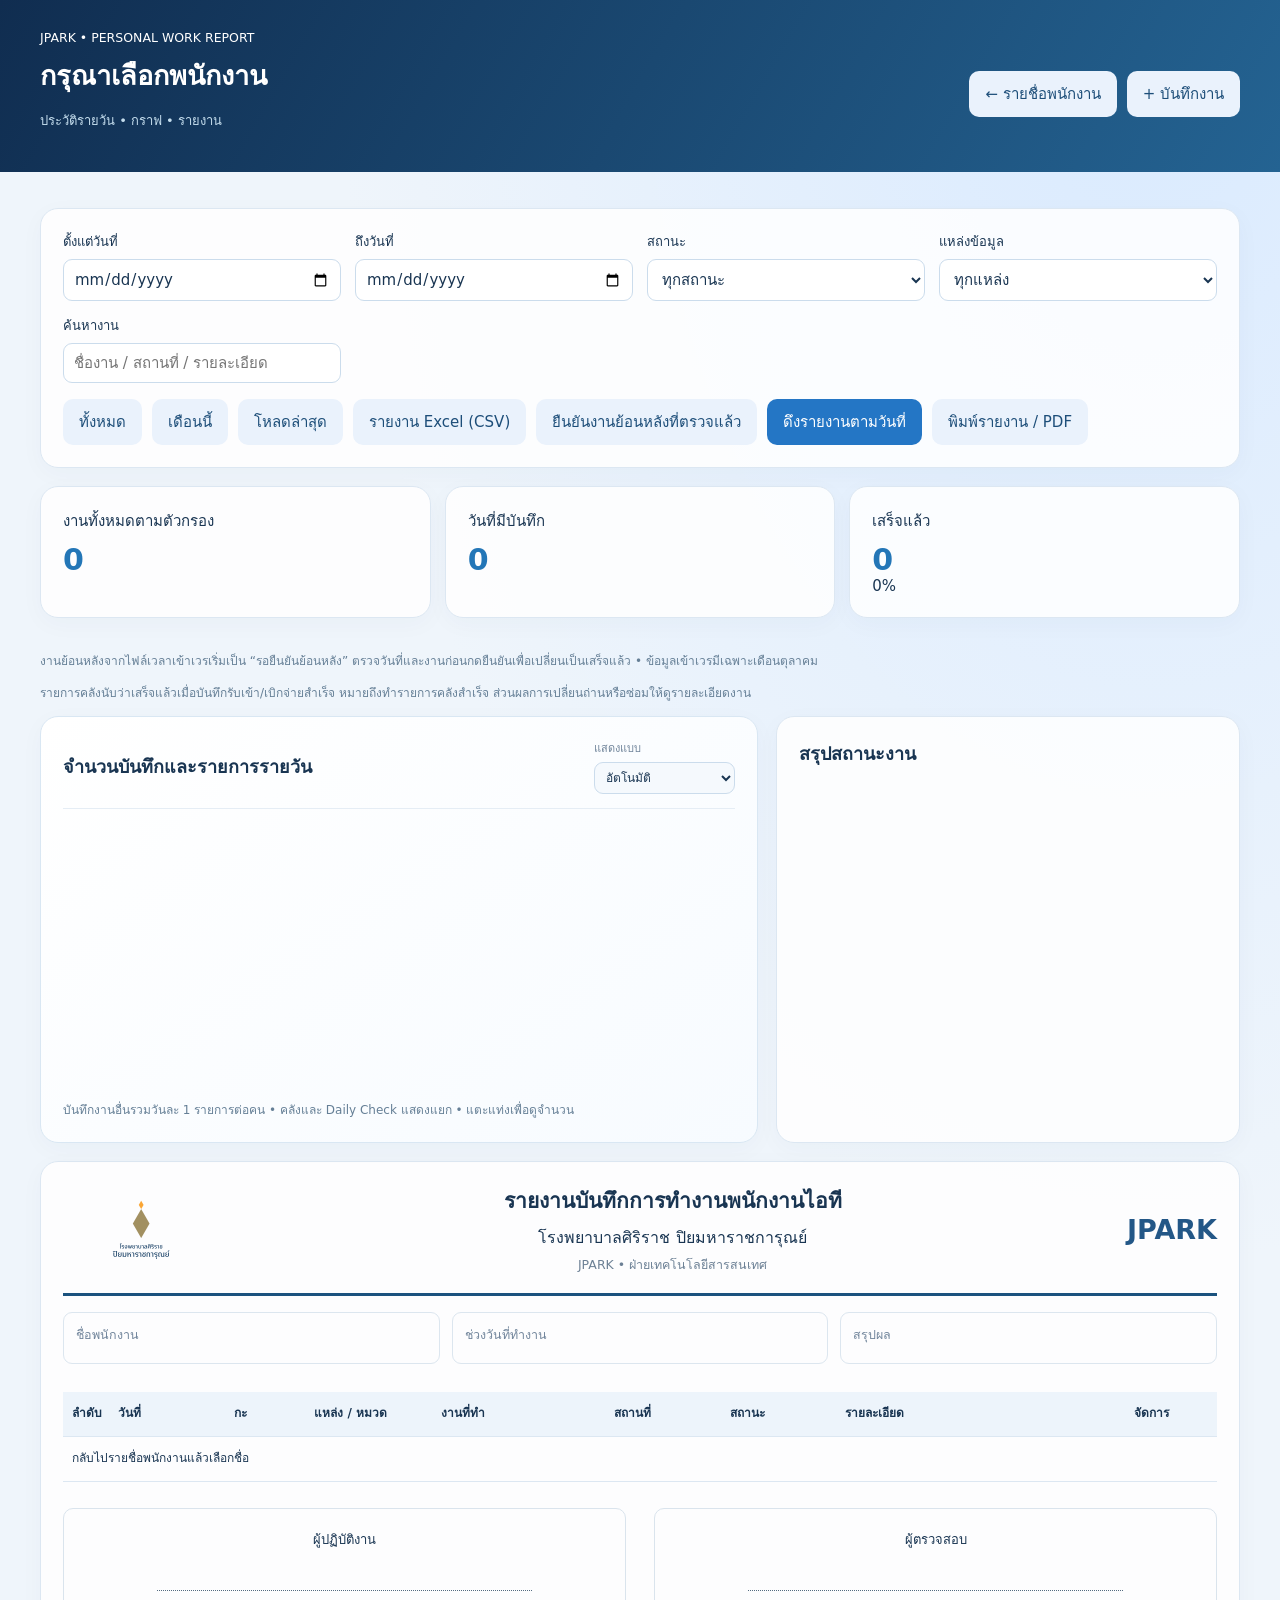
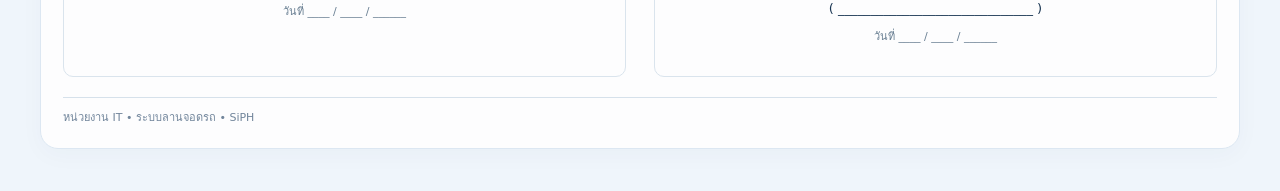
<file: worklog-person.html>
<!doctype html><html lang="th"><head><meta charset="utf-8"><meta name="viewport" content="width=device-width,initial-scale=1"><title>ประวัติการทำงาน • JPARK</title></head><body><p>กำลังเปิดหน้าประวัติการทำงาน...</p><script>location.replace('/worklog-person-v2.html'+location.search+location.hash);</script><noscript><a href="/worklog-v2.html">เลือกรายชื่อพนักงาน</a></noscript></body></html>
</file>
